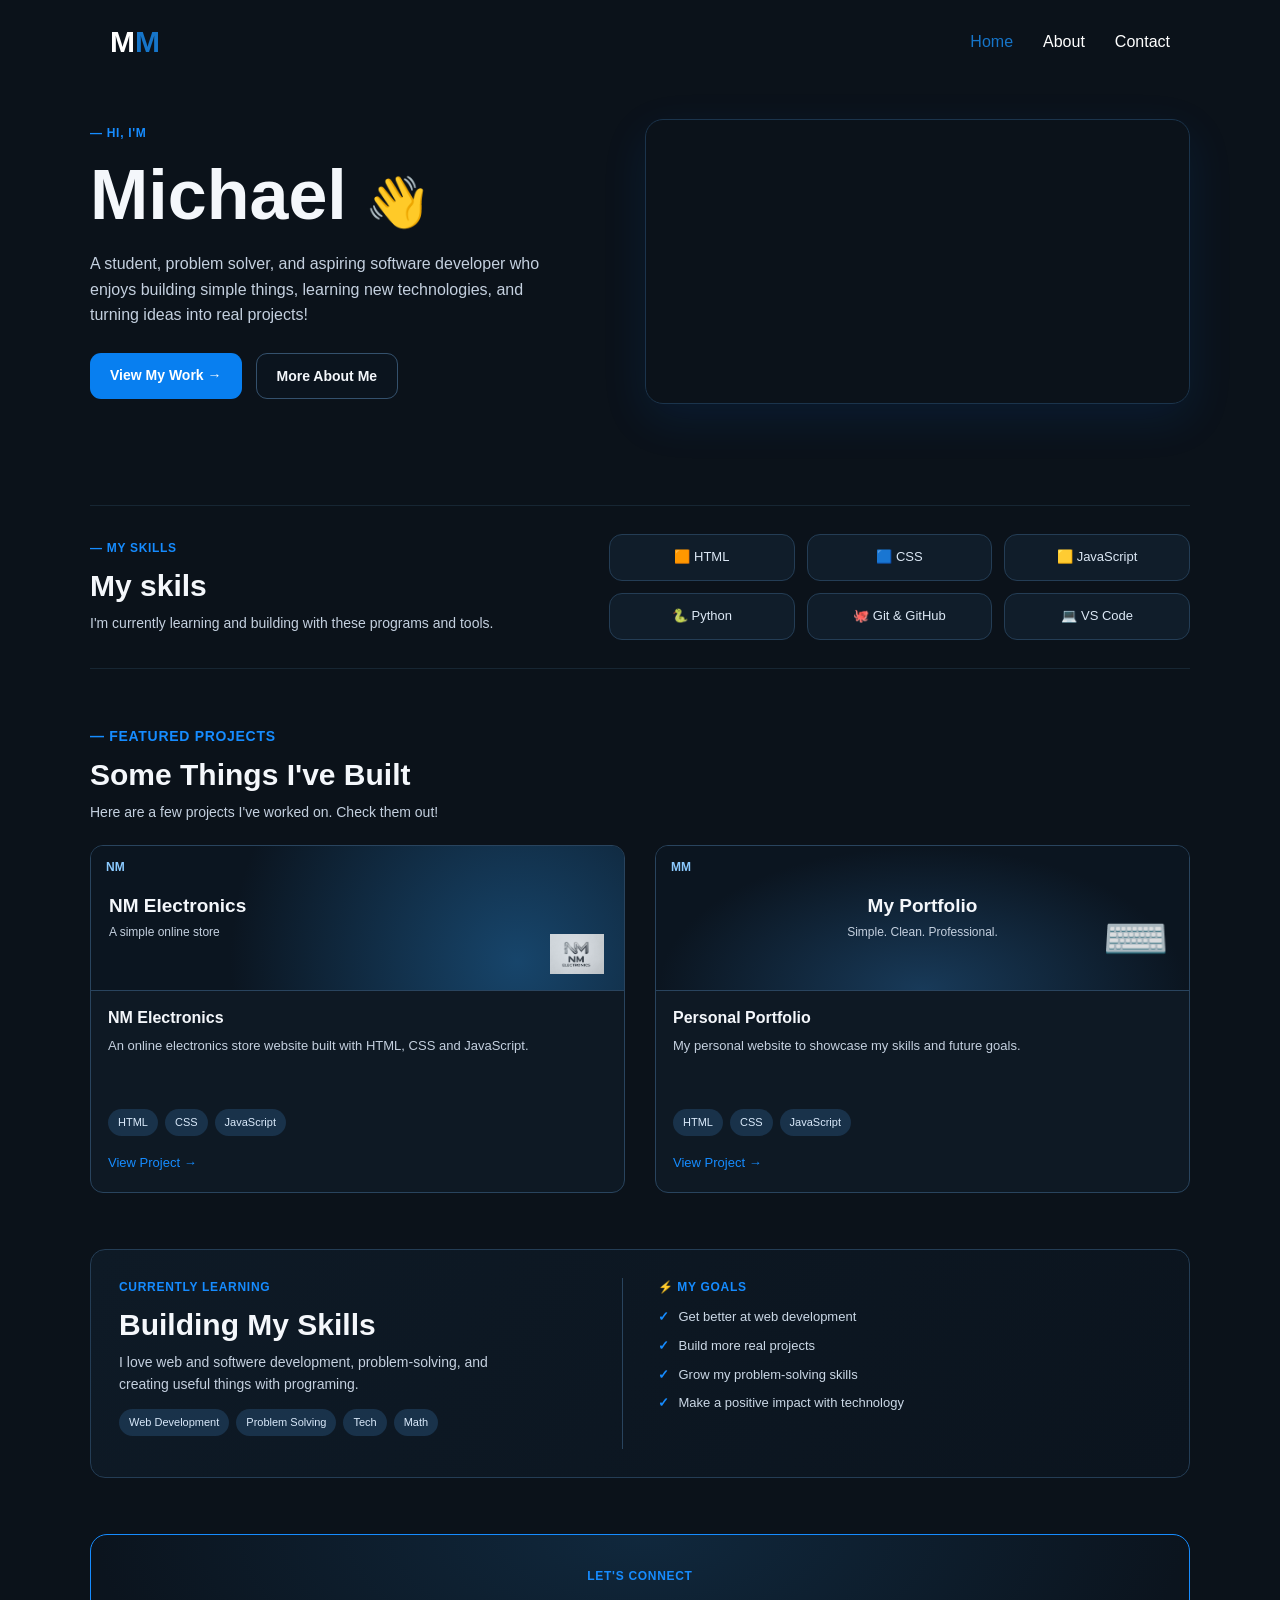
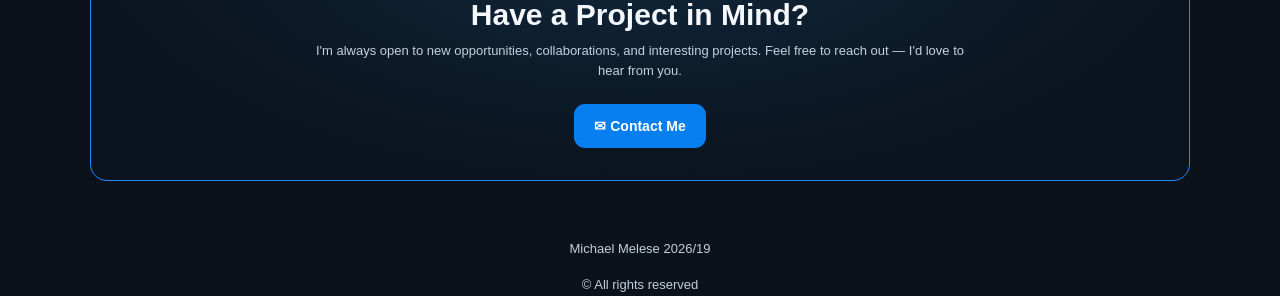
<file: index.html>
<!DOCTYPE html>
<html lang="en">
<head>
    <meta charset="UTF-8">
    <meta name="viewport" content="width=device-width, initial-scale=1.0">
    <title>Michael | Portfolio</title>
    <link rel="stylesheet" href="index.css">
</head>
<body>
    <header class="navbar">

        <a href="index.html" class="logo">M<span>M</span></a>

        <nav>
            <a href="index.html" class="active">Home</a>
            <a href="about.html">About</a>
            <a href="contact.html">Contact</a>
        </nav>

    </header>
    <main>
        <section class="hero" id="home">
            <div class="hero-text">
                <p class="eyebrow">— HI, I'M</p>
                <h1>Michael <span>👋</span></h1>

                <p class="intro">
                    A student, problem solver, and aspiring software
                    developer who enjoys building simple things,
                    learning new technologies, and turning ideas
                    into real projects!
                </p>

                <div class="hero-buttons">
                    <a href="#projects" class="button button-blue">
                        View My Work →
                    </a>

                    <a href="about.html" class="button button-outline">
                        More About Me
                    </a>
                </div>
            </div>

            <div class="hero-image"></div>
        </section>


        <section class="skills section">
            <div>
                <p class="eyebrow">— MY SKILLS</p>
                <h2>My skils</h2>
                <p>I'm currently learning and building with these
                   programs and tools.</p>
            </div>

            <div class="skill-list">
                <div class="skill">🟧 HTML</div>
                <div class="skill">🟦 CSS</div>
                <div class="skill">🟨 JavaScript</div>
                <div class="skill">🐍 Python</div>
                <div class="skill">🐙 Git &amp; GitHub</div>
                <div class="skill">💻 VS Code</div>
            </div>
        </section>
        
        <section class="projects section" id="projects">
            <div class="projects-heading">
                <div>
                    <p class="eyebrow">— FEATURED PROJECTS</p>
                    <h2>Some Things I've Built</h2>
                    <p>Here are a few projects I've worked on.
                       Check them out!</p>
                </div>
            </div>

            <div class="project-grid">

                <article class="project-card">
                    <div class="project-preview preview-store">
                        <span class="preview-logo">NM</span>
                        <div>
                            <h3>NM Electronics</h3>
                            <p>A simple online store</p>
                        </div>
                        <img class="preview-emoji project-logo" src="images/logo.jpeg" alt="NM Electronics logo">
                    </div>

                    <div class="project-info">
                        <h3>NM Electronics</h3>
                        <p>An online electronics store website built
                           with HTML, CSS and JavaScript.</p>

                        <div class="tags">
                            <span>HTML</span>
                            <span>CSS</span>
                            <span>JavaScript</span>
                        </div>

                        <a href="https://n-melectronics.vercel.app/" class="text-link">View Project →</a>
                    </div>
                </article>

                <article class="project-card">
                    <div class="project-preview preview-portfolio">
                        <span class="preview-logo">MM</span>
                        <div>
                            <h3>My Portfolio</h3>
                            <p>Simple. Clean. Professional.</p>
                        </div>
                        <span class="preview-emoji">⌨️</span>
                    </div>

                    <div class="project-info">
                        <h3>Personal Portfolio</h3>
                        <p>My personal website to showcase my skills
                           and future goals.</p>

                        <div class="tags">
                            <span>HTML</span>
                            <span>CSS</span>
                            <span>JavaScript</span>
                        </div>

                        <a href="#" class="text-link">View Project →</a>
                    </div>
                </article>
            </div>
        </section>

        <section class="about-panel section" id="about">
            <div class="about-part">
                <p class="eyebrow">CURRENTLY LEARNING</p>
                <h2>Building My Skills</h2>

                <p>
                    I love web and softwere development, problem-solving, and
                    creating useful things with programing.
                </p>

                <div class="tags">
                    <span>Web Development</span>
                    <span>Problem Solving</span>
                    <span>Tech</span>
                    <span>Math</span>
                </div>
            </div>

            <div class="goals-part">
                <p class="eyebrow">⚡ MY GOALS</p>

                <ul>
                    <li>Get better at web development</li>
                    <li>Build more real projects</li>
                    <li>Grow my problem-solving skills</li>
                    <li>Make a positive impact with technology</li>
                </ul>
            </div>
        </section>
        <section class="contact section" id="contact">
            <p class="eyebrow">LET'S CONNECT</p>
            <h2>Have a Project in Mind?</h2>

            <p>
                I'm always open to new opportunities, collaborations,
                and interesting projects. Feel free to reach out —
                I'd love to hear from you.
            </p>

            <a href="contact.html"
               class="button button-blue">
                ✉ Contact Me
            </a>
        </section>
    </main>
    <footer>
       <p>Michael Melese 2026/19</p>
       <p>© All rights reserved</p>
    </footer>
</body>
</html>
</file>
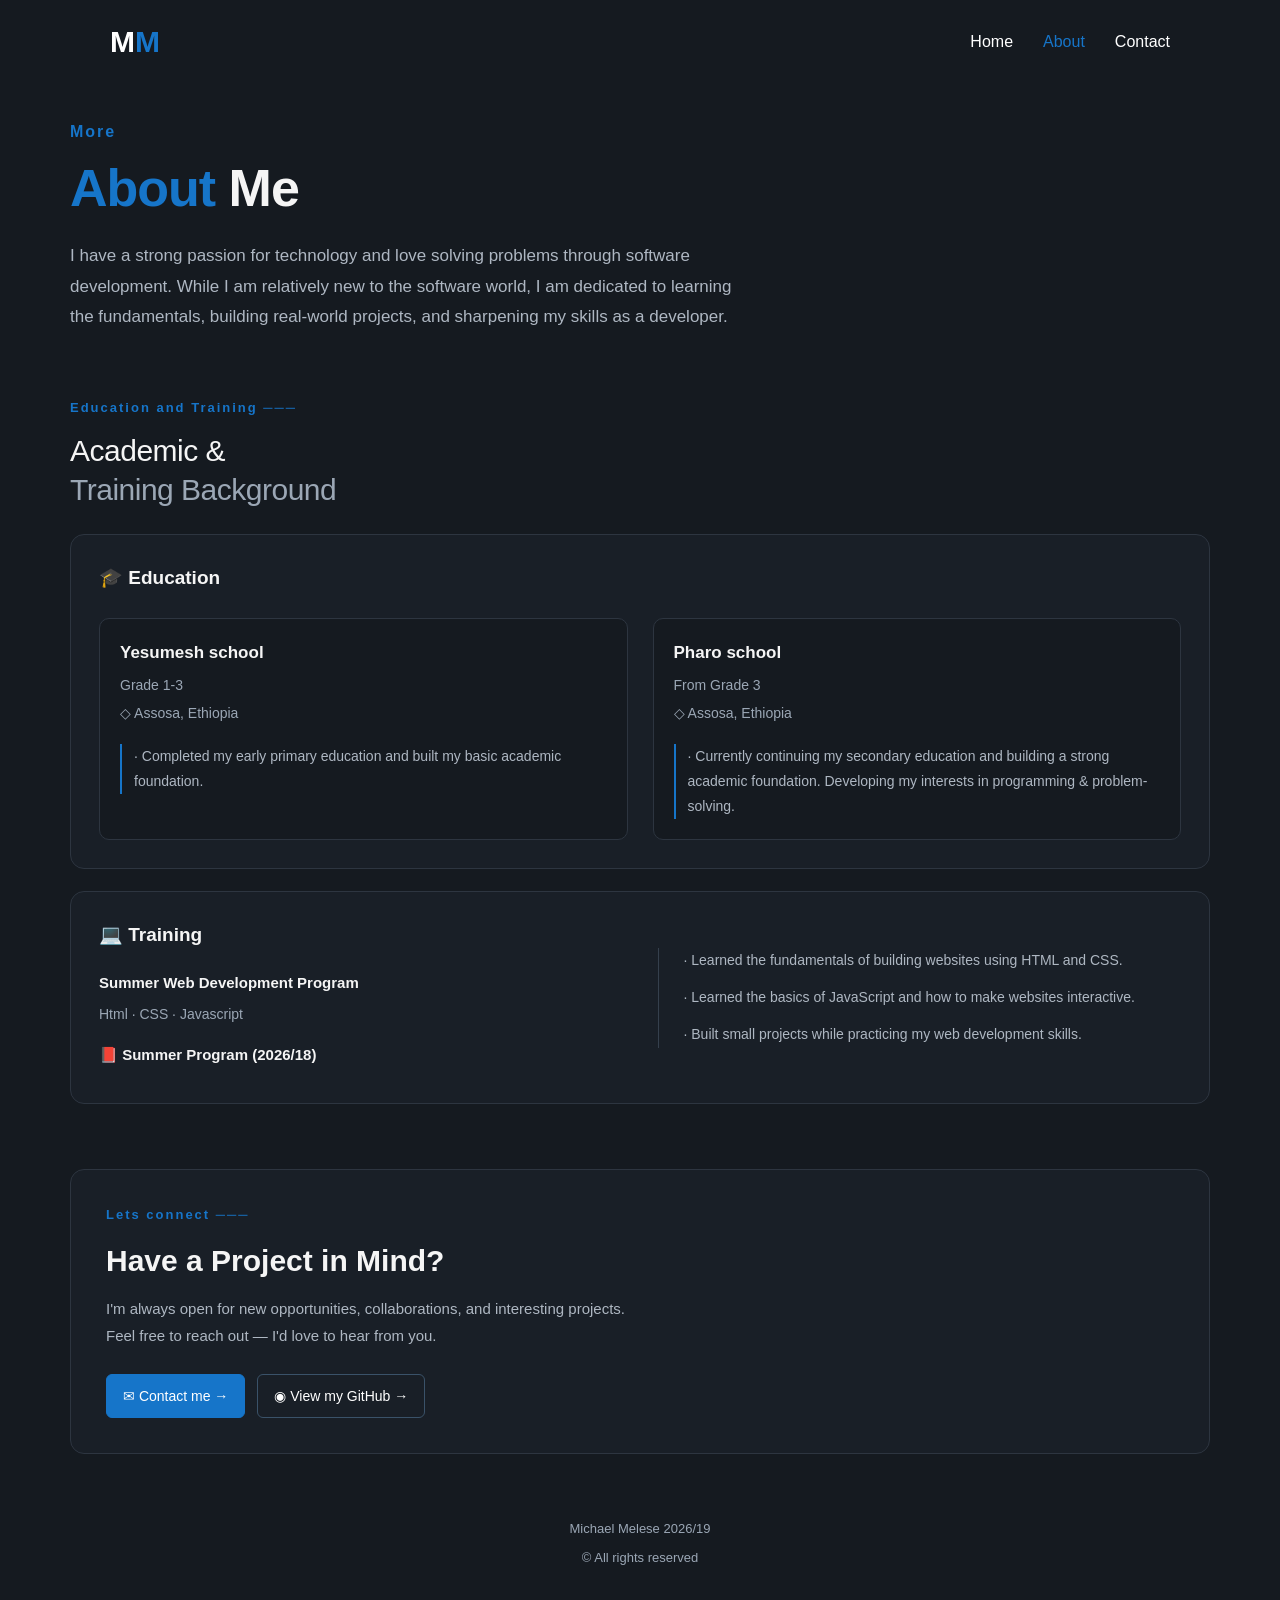
<file: about.html>
<!DOCTYPE html>
<html lang="en">
  <head>
    <meta charset="UTF-8">
    <meta name="viewport" content="width=device-width, initial-scale=1.0">
    <title>About Me</title>
    <link rel="stylesheet" href="about.css">
  </head>
  <body>
    <header class="navbar">
      <a href="index.html" class="logo">M<span>M</span></a>
      <nav>
        <a href="index.html">Home</a>
        <a href="about.html" class="active">About</a>
        <a href="contact.html">Contact</a>
      </nav>
    </header>
    <div class="page">
      <section class="about-header">
        <p class="more">More</p>
        <h1><strong>About</strong> Me</h1>
        <p class="intro">
          I have a strong passion for technology and love solving problems through software development.
          While I am relatively new to the software world, I am dedicated to learning the fundamentals,
          building real-world projects, and sharpening my skills as a developer.
        </p>
      </section>

      <section class="education-section">
        <p class="section-label">Education and Training ───</p>
        <h2>
          Academic &<br>
          <span>Training Background</span>
        </h2>

        <div class="card education-card">
          <h3>🎓 Education</h3>
          <div class="education-entry">
            <div class="card-left">
              <h4>Yesumesh school</h4>
              <p>Grade 1-3</p>
              <p>◇ Assosa, Ethiopia</p>
            </div>
            <p class="education-description">
              · Completed my early primary education and built my basic academic foundation.
            </p>
          </div>
          <div class="education-entry">
            <div class="card-left">
              <h4>Pharo school</h4>
              <p>From Grade 3</p>
              <p>◇ Assosa, Ethiopia</p>
            </div>
            <p class="education-description">
              · Currently continuing my secondary education and building a strong academic
              foundation. Developing my interests in programming & problem-solving.
            </p>
          </div>
        </div>

        <div class="card training-card">
          <div class="card-left">
            <h3>💻 Training</h3>
            <h4>Summer Web Development Program</h4>
            <p>Html · CSS · Javascript</p>
            <h4>📕 Summer Program (2026/18)</h4>
          </div>
          <div class="card-right">
            <p>· Learned the fundamentals of building websites using HTML and CSS.</p>
            <p>· Learned the basics of JavaScript and how to make websites interactive.</p>
            <p>· Built small projects while practicing my web development skills.</p>
          </div>
        </div>
      </section>

      <section class="connect">
        <p class="section-label">Lets connect ───</p>
        <h2>Have a Project in Mind?</h2>
        <p>
          I'm always open for new opportunities, collaborations, and interesting projects. Feel free to
          reach out — I'd love to hear from you.
        </p>
        <div class="buttons">
          <a href="contact.html" class="contact-btn"> ✉ Contact me → </a>
          <a class="github-btn" href="https://github.com/michaelmelese1">◉ View my GitHub →</a>
        </div>
      </section>

      <footer>
        <p>Michael Melese 2026/19</p>
        <p>© All rights reserved</p>
      </footer>
    </div>
  </body>
</html>
</file>
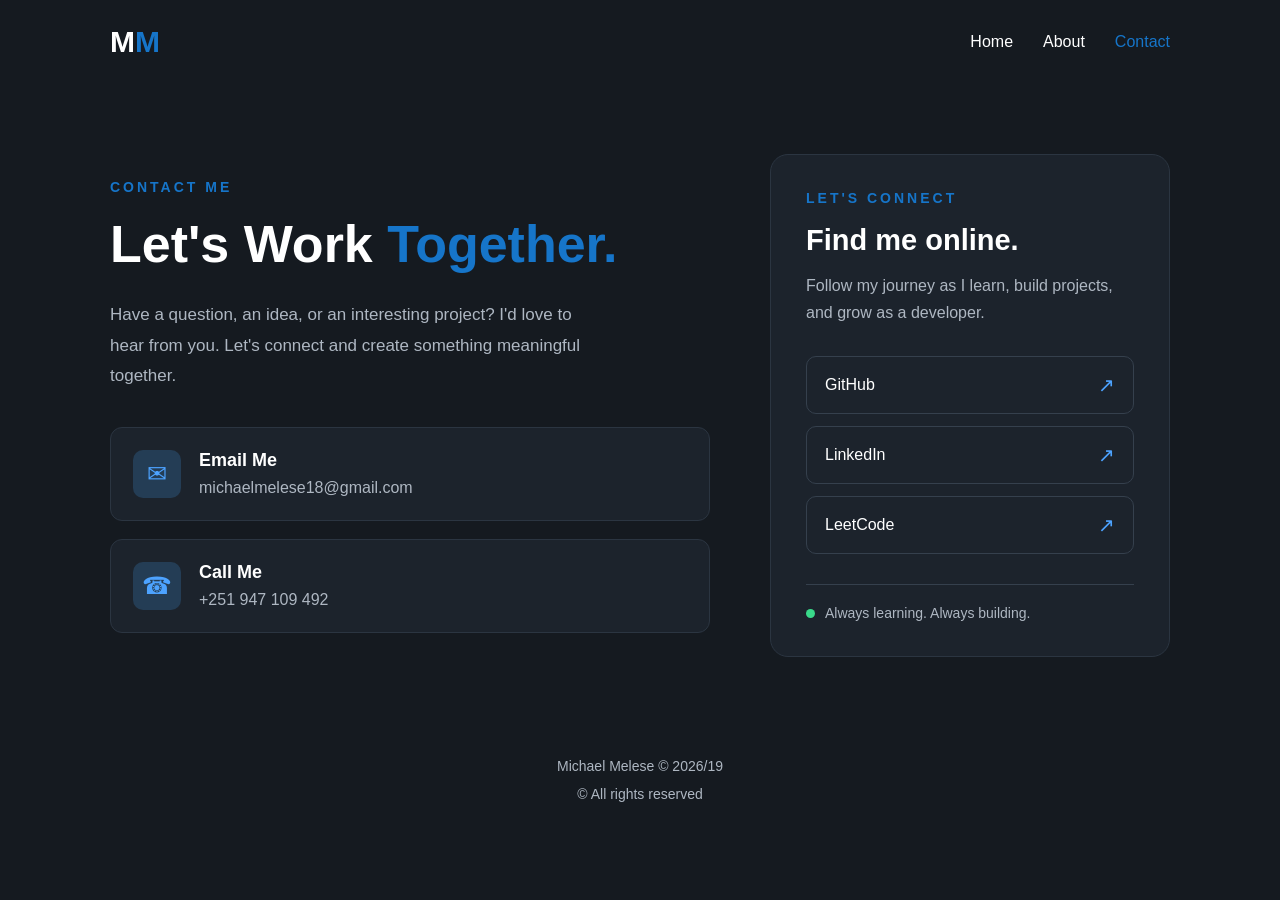
<file: contact.html>
<!DOCTYPE html>
<html lang="en">
<head>
    <meta charset="UTF-8">
    <meta name="viewport" content="width=device-width, initial-scale=1.0">

    <title>Contact | Michael Melese</title>

    <link rel="stylesheet" href="contact.css">
</head>

<body>
    <header class="navbar">

        <a href="index.html" class="logo">M<span>M</span></a>

        <nav>
            <a href="index.html">Home</a>
            <a href="about.html">About</a>
            <a href="contact.html" class="active">Contact</a>
        </nav>
    </header>
    <main class="contact-container">

        <section class="contact-info">

            <p class="section-label">CONTACT ME</p>

            <h1>Let's Work <span>Together.</span></h1>

            <p class="intro">
                Have a question, an idea, or an interesting project?
                I'd love to hear from you. Let's connect and create
                something meaningful together.
            </p>
            <div class="contact-details">
                <div class="contact-card">
                    <div class="card-icon">✉</div>
                    <div>
                        <h3>Email Me</h3>
                        <a href="mailto:michaelmelese18@gmail.com">
                            michaelmelese18@gmail.com
                        </a>
                    </div>
                </div>
                <div class="contact-card">
                    <div class="card-icon">☎</div>
                    <div>
                        <h3>Call Me</h3>
                        <a href="tel:+251947109492">
                            +251 947 109 492
                        </a>
                    </div>
                </div>
            </div>
        </section>
        <section class="connect-card">

            <div class="connect-top">
                <p class="section-label">LET'S CONNECT</p>
                <h2>Find me online.</h2>
                <p>
                    Follow my journey as I learn, build projects,
                    and grow as a developer.
                </p>
            </div>


            <div class="social-links">

                <a href="https://github.com/michaelmelese1"
                   target="_blank"
                   rel="noopener noreferrer">
                    GitHub <span>↗</span>
                </a>

                <a href="https://www.linkedin.com/in/michael-melese-122219375" target="_blank" rel="noopener noreferrer">
                    LinkedIn<span>↗</span>
                </a>

                <a href="https://leetcode.com/u/michaelmelese/" target="_blank" rel="noopener noreferrer">
                    LeetCode <span>↗</span>
                </a>
            </div>
            <div class="availability">
                <span class="status-dot"></span>
                Always learning. Always building.
            </div>

        </section>

    </main>


    <footer>

        <p>Michael Melese &copy; 2026/19</p>
        <p>© All rights reserved</p>

    </footer>

</body>
</html>
</file>
<file: index.css>
* {
    box-sizing: border-box;
    margin: 0;
    padding: 0;
}

html {
    scroll-behavior: smooth;
}

body {
    background: #0b121a;
    color: #f4f7fb;
    font-family: Arial, Helvetica, sans-serif;
    line-height: 1.6;
}
a {
    color: inherit;
    text-decoration: none;
}
p {
    color: #c4d0df;
}
main,
.footer {
    width: min(1100px, 90%);
    margin: 0 auto;
}
.navbar {
    width: 100%;
    max-width: 1100px;
    margin: 0 auto;
    padding: 25px 20px;

    display: flex;
    justify-content: space-between;
    align-items: center;
    line-height: normal;
}
.logo {
    font-size: 30px;
    font-weight: bold;
    color: white;
    text-decoration: none;
}
.logo span {
    color: #1675c9;
}
nav {
    display: flex;
    gap: 30px;
}
.navbar nav a {
    color: white;
    text-decoration: none;
    font-size: 16px;
    transition: color 0.3s;
}
.navbar nav a:hover,
.navbar nav a.active {
    color: #1675c9;
}
.text-link:hover {
    color: #78bdff;
}
.section {
    margin-top: 56px;
}
.eyebrow {
    color: #168cff;
    font-size: 12px;
    font-weight: bold;
    letter-spacing: 0.7px;
    margin-bottom: 10px;
}
h1, h2, h3 {
    line-height: 1.2;
}

h2 {
    font-size: clamp(23px, 3vw, 30px);
    margin-bottom: 8px;
}

.button {
    display: inline-block;
    padding: 11px 20px;
    border-radius: 11px;
    font-size: 14px;
    font-weight: bold;
    transition: transform 0.2s, background 0.2s;
}

.button:hover {
    transform: translateY(-2px);
}

.button-blue {
    background: #087ff0;
    color: white;
}

.button-blue:hover {
    background: #2494ff;
}

.button-outline {
    border: 1px solid #34516d;
    background: #0b141e;
}

.button-outline:hover {
    background: #172638;
}

.text-link {
    color: #168cff;
    font-size: 13px;
    white-space: nowrap;
}

.hero {
    min-height: 350px;
    display: grid;
    grid-template-columns: 1fr 1.05fr;
    align-items: center;
    gap: 35px;
    padding: 35px 0 45px;
}

.hero-text {
    max-width: 470px;
}

.hero h1 {
    font-size: clamp(48px, 6vw, 70px);
    margin-bottom: 14px;
}

.hero h1 span {
    font-size: 0.7em;
}

.intro {
    font-size: 16px;
    max-width: 470px;
}

.hero-buttons {
    display: flex;
    flex-wrap: wrap;
    gap: 14px;
    margin-top: 25px;
}

.hero-image {
    min-height: 285px;
    width: 100%;
    border-radius: 18px;
    background-image: url(
        "https://images.unsplash.com/photo-1498050108023-c5249f4df085?auto=format&fit=crop&w=1200&q=85"
    );
    background-size: cover;
    background-position: center;
    border: 1px solid #1b344c;
    box-shadow: 0 15px 45px rgba(0, 95, 210, 0.12);
}

.skills {
    display: grid;
    grid-template-columns: 1fr 1.2fr;
    align-items: center;
    gap: 35px;
    padding: 28px 0;
    border-top: 1px solid #172633;
    border-bottom: 1px solid #172633;
}

.skills p:not(.eyebrow) {
    font-size: 14px;
}

.skill-list {
    display: grid;
    grid-template-columns: repeat(3, minmax(0, 1fr));
    gap: 12px;
}

.skill {
    padding: 12px 10px;
    text-align: center;
    background: #101d2a;
    border: 1px solid #243d55;
    border-radius: 13px;
    color: #dce8f5;
    font-size: 13px;
}

.projects-heading {
    display: flex;
    justify-content: space-between;
    align-items: end;
    gap: 20px;
    margin-bottom: 22px;
}

.projects-heading p {
    font-size: 14px;
}

.projects-heading .text-link {
    margin-bottom: 7px;
}

.project-grid {
    display: grid;
    grid-template-columns: repeat(2, minmax(0, 1fr));
    gap: 30px;
}

.project-card {
    overflow: hidden;
    background: #0e1924;
    border: 1px solid #29445e;
    border-radius: 13px;
    transition: transform 0.2s, border-color 0.2s;
}

.project-card:hover {
    transform: translateY(-4px);
    border-color: #168cff;
}

.project-preview {
    min-height: 145px;
    padding: 18px;
    position: relative;
    display: flex;
    flex-direction: column;
    justify-content: center;
    overflow: hidden;
    border-bottom: 1px solid #29445e;
}

.project-preview h3 {
    font-size: 19px;
    margin-bottom: 5px;
}

.project-preview p {
    font-size: 12px;
}

.preview-logo {
    position: absolute;
    top: 12px;
    left: 15px;
    color: #8bcaff;
    font-size: 12px;
    font-weight: bold;
}

.preview-emoji {
    position: absolute;
    right: 20px;
    bottom: 9px;
    font-size: 54px;
    opacity: 0.85;
}

.project-logo {
    width: 54px;
    height: 54px;
    object-fit: contain;
}

.preview-store {
    background: radial-gradient(circle at 80% 80%, #17456b, #0b1520 65%);
}

.preview-portfolio {
    align-items: center;
    text-align: center;
    background: radial-gradient(ellipse at bottom, #183a59, #0b1520 70%);
}

.preview-game {
    align-items: center;
    text-align: center;
    background: radial-gradient(circle at center, #152e49, #0b1520 75%);
}

.game-icons {
    display: flex;
    gap: 12px;
    margin-top: 14px;
}

.game-icons span {
    display: grid;
    place-items: center;
    width: 39px;
    height: 39px;
    background: #102a41;
    border: 1px solid #28608b;
    border-radius: 9px;
    font-size: 21px;
}

.project-info {
    padding: 17px;
}

.project-info h3 {
    font-size: 16px;
    margin-bottom: 8px;
}

.project-info p {
    font-size: 13px;
    min-height: 60px;
}

.tags {
    display: flex;
    flex-wrap: wrap;
    gap: 7px;
    margin: 13px 0;
}

.tags span {
    padding: 5px 10px;
    border-radius: 20px;
    background: #19324a;
    color: #d9e9fa;
    font-size: 11px;
}

.about-panel {
    display: grid;
    grid-template-columns: 1fr 1fr;
    gap: 35px;
    padding: 28px;
    border: 1px solid #243d55;
    border-radius: 15px;
    background: linear-gradient(120deg, #0e1a26, #0b141e);
}

.about-part {
    padding-right: 25px;
    border-right: 1px solid #29445e;
}

.about-part p:not(.eyebrow) {
    max-width: 390px;
    font-size: 14px;
}

.big-tags {
    margin-bottom: 0;
}

.goals-part ul {
    list-style: none;
    margin-top: 10px;
}

.goals-part li {
    color: #cbd8e6;
    font-size: 13px;
    margin-bottom: 8px;
}

.goals-part li::before {
    content: "✓";
    color: #168cff;
    font-weight: bold;
    margin-right: 10px;
}

.contact {
    text-align: center;
    padding: 32px 20px;
    border: 1px solid #168cff;
    border-radius: 17px;
    background: radial-gradient(ellipse at top, #10283d, #0b141e 70%);
}

.contact p:not(.eyebrow) {
    font-size: 13px;
    max-width: 650px;
    margin: 0 auto 20px;
}

.contact .button {
    margin-top: 2px;
}

.footer {
    text-align: center;
    padding: 28px 0 20px;
}

.social-links {
    display: flex;
    justify-content: center;
    gap: 14px;
    margin-bottom: 16px;
}

.social-links a {
    display: grid;
    place-items: center;
    width: 42px;
    height: 42px;
    border: 1px solid #29445e;
    border-radius: 50%;
    color: #eaf4ff;
    font-weight: bold;
    transition: background 0.2s, border-color 0.2s;
}

.social-links a:hover {
    background: #12304b;
    border-color: #168cff;
}

footer {
    width: 100%;
    text-align: center;
    margin-top: 58px;
}
footer p {
    font-size: 13px;
    margin-top: 15px;
}

@media (max-width: 850px) {
    .hero {
        grid-template-columns: 1fr 0.9fr;
        gap: 22px;
    }

    .hero h1 {
        font-size: 50px;
    }

    .skill-list {
        grid-template-columns: repeat(2, minmax(0, 1fr));
    }

    .project-grid {
        grid-template-columns: repeat(2, minmax(0, 1fr));
    }

}

@media (max-width: 600px) {
    main,
    .footer {
        width: 92%;
    }

    .hero {
        grid-template-columns: 1fr;
        gap: 25px;
        padding-top: 28px;
    }

    .hero h1 {
        font-size: 48px;
    }

    .hero-image {
        min-height: 220px;
    }

    .section {
        margin-top: 38px;
    }

    .skills {
        grid-template-columns: 1fr;
        gap: 20px;
    }

    .projects-heading {
        align-items: start;
        flex-direction: column;
    }

    .project-grid {
        grid-template-columns: 1fr;
    }

    .project-card:last-child {
        grid-column: auto;
    }
    .project-info p {
        min-height: 0;
    }
    .about-panel {
        grid-template-columns: 1fr;
        gap: 22px;
        padding: 22px;
    }
    .about-part {
        padding-right: 0;
        padding-bottom: 20px;
        border-right: none;
        border-bottom: 1px solid #29445e;
    }
    .contact {
        padding: 28px 16px;
    }
}
@media (max-width: 480px) {
    .navbar {
        padding: 20px;
    }

    .logo {
        font-size: 25px;
    }

    .navbar nav {
        gap: 15px;
    }

    .navbar nav a {
        font-size: 14px;
    }
}
@media (max-width: 360px) {
    .hero h1 {
        font-size: 40px;
    }

    .hero-buttons {
        flex-direction: column;
        align-items: stretch;
    }

    .hero-buttons .button {
        text-align: center;
    }
}
</file>
<file: about.css>
/* =========================
   1. BASIC SETTINGS
========================= */

* {
    margin: 0;
    padding: 0;
    box-sizing: border-box;
}

html {
    scroll-behavior: smooth;
}

body {
    min-height: 100vh;
    background-color: #151A20;
    color: #f5f5f5;
    font-family: Arial, sans-serif;
    font-size: 16px;
    line-height: 1.6;
}

a {
    color: inherit;
    text-decoration: none;
}

p {
    color: #c4d0df;
}

.page {
    width: 100%;
    max-width: 1200px;
    min-height: 100vh;
    margin: 0 auto;
    padding: 35px 30px;
}


/* =========================
   2. NAVBAR
========================= */

.navbar {
    width: 100%;
    max-width: 1100px;
    margin: 0 auto;
    padding: 25px 20px;

    display: flex;
    justify-content: space-between;
    align-items: center;
    line-height: normal;
}

.logo {
    font-size: 30px;
    font-weight: bold;
    color: white;
    text-decoration: none;
}

.logo span {
    color: #1675c9;
}

nav {
    display: flex;
    gap: 30px;
}

.navbar nav a {
    color: white;
    text-decoration: none;
    font-size: 16px;
    transition: color 0.3s;
}

.navbar nav a:hover,
.navbar nav a.active {
    color: #1675c9;
}


/* =========================
   3. ABOUT INTRODUCTION
========================= */

.about-header {
    max-width: 760px;
    margin-bottom: 65px;
}

.more {
    color: #1675c9;
    font-size: 16px;
    font-weight: bold;
    letter-spacing: 2px;
    margin-bottom: 12px;
}

.about-header h1 {
    font-size: clamp(36px, 5vw, 52px);
    line-height: 1.2;
    margin-bottom: 22px;
    letter-spacing: -1px;
}

.about-header h1 strong {
    color: #1675c9;
}

.intro {
    max-width: 680px;
    color: #aeb7c2;
    font-size: 17px;
    font-weight: normal;
    line-height: 1.8;
}


/* =========================
   4. EDUCATION SECTION
========================= */

.education-section {
    width: 100%;
    margin-bottom: 65px;
}

.section-label {
    color: #1675c9;
    font-size: 13px;
    font-weight: bold;
    letter-spacing: 2px;
    margin-bottom: 12px;
}

.education-section > h2 {
    font-size: 30px;
    font-weight: normal;
    line-height: 1.3;
    margin-bottom: 25px;
    letter-spacing: -0.5px;
}

.education-section > h2 span {
    margin-left: 0;
    color: #9ba7b5;
}


/* =========================
   5. GENERAL CARDS
========================= */

.card {
    width: 100%;
    padding: 28px;
    border: 1px solid #2d3540;
    border-radius: 14px;
    background-color: #191f27;

    transition: border-color 0.3s;
}

.card:hover {
    border-color: #45627e;
}

.card h3 {
    font-size: 19px;
    font-weight: 600;
    margin-bottom: 22px;
}

.card-left h4 {
    font-size: 15px;
    font-weight: 600;
    margin: 0 0 6px;
}

.card-left p {
    color: #9ba7b5;
    font-size: 14px;
    margin-bottom: 5px;
}


/* =========================
   6. EDUCATION CARDS
========================= */

.education-card {
    display: grid;
    grid-template-columns: repeat(2, minmax(0, 1fr));
    gap: 25px;
}

.education-card > h3 {
    grid-column: 1 / -1;
    margin-bottom: 0;
}

.education-entry {
    display: flex;
    flex-direction: column;
    gap: 15px;

    padding: 20px;
    border: 1px solid #2d3540;
    border-radius: 10px;
    background-color: #151a20;
}

.card-left {
    min-width: 0;
}

.education-entry .card-left h4 {
    font-size: 17px;
    margin-bottom: 8px;
}

.education-description {
    border-left: 2px solid #1675c9;
    padding-left: 12px;
    margin: 0;

    color: #aeb7c2;
    font-size: 14px;
    line-height: 1.8;
}


/* =========================
   7. TRAINING CARD
========================= */

.training-card {
    margin-top: 22px;

    display: grid;
    grid-template-columns: 1fr 1fr;
    gap: 35px;
    align-items: center;
}

.training-card .card-left h3 {
    margin-bottom: 20px;
}

.training-card .card-left h4 {
    margin-bottom: 8px;
}

.training-card .card-left p {
    margin-bottom: 18px;
}

.card-right {
    border-left: 1px solid #35404d;
    padding-left: 25px;
}

.card-right p {
    color: #aeb7c2;
    font-size: 14px;
    line-height: 1.8;
    margin-bottom: 12px;
}

.card-right p:last-child {
    margin-bottom: 0;
}


/* =========================
   8. CONTACT SECTION
========================= */

.connect {
    width: 100%;
    padding: 35px;
    margin-top: 50px;

    background-color: #191f27;
    border: 1px solid #2d3540;
    border-radius: 14px;
}

.connect .section-label {
    margin-bottom: 15px;
}

.connect h2 {
    font-size: 30px;
    font-weight: 600;
    line-height: 1.3;
    margin-bottom: 15px;
}

.connect > p:not(.section-label) {
    max-width: 520px;
    color: #aeb7c2;
    font-size: 15px;
    line-height: 1.8;
}


/* CONTACT BUTTONS */

.buttons {
    display: flex;
    flex-wrap: wrap;
    gap: 12px;
    margin-top: 25px;
}

.buttons a {
    display: inline-block;
    padding: 10px 16px;
    border-radius: 6px;

    font-size: 14px;
    text-align: center;

    transition: background-color 0.3s,
                border-color 0.3s,
                transform 0.3s;
}

.contact-btn {
    background-color: #1675c9;
    color: white;
    border: 1px solid #1675c9;
}

.contact-btn:hover {
    background-color: #0e5fa8;
    transform: translateY(-2px);
}

.github-btn {
    border: 1px solid #3a5269;
    color: white;
}

.github-btn:hover {
    background-color: #243d55;
    border-color: #1675c9;
    transform: translateY(-2px);
}


/* =========================
   9. FOOTER
========================= */

footer {
    width: 100%;
    text-align: center;
    margin-top: 55px;
    padding: 10px 0;
}

footer p {
    color: #9ba7b5;
    font-size: 13px;
    margin-bottom: 8px;
}


/* =========================
   10. TABLET RESPONSIVENESS
========================= */

@media (max-width: 768px) {

    .page {
        padding: 30px 24px;
    }

    .about-header {
        margin-bottom: 45px;
    }

    .education-section {
        margin-bottom: 45px;
    }

    .education-card {
        gap: 15px;
    }

    .card {
        padding: 22px;
    }

    .education-entry {
        padding: 16px;
    }

    .training-card {
        gap: 22px;
    }

    .card-right {
        padding-left: 18px;
    }

    .connect {
        margin-top: 35px;
        padding: 28px;
    }
}


/* =========================
   11. MOBILE RESPONSIVENESS
========================= */

@media (max-width: 550px) {

    .page {
        padding: 25px 18px;
    }

    .about-header {
        margin-bottom: 40px;
    }

    .about-header h1 {
        font-size: 36px;
    }

    .intro {
        font-size: 15px;
        line-height: 1.8;
    }

    .education-section {
        margin-bottom: 40px;
    }

    .education-section > h2 {
        font-size: 26px;
    }

    .card {
        padding: 18px;
        border-radius: 12px;
    }

    .education-card {
        grid-template-columns: 1fr;
        gap: 15px;
    }

    .education-card > h3 {
        grid-column: auto;
    }

    .education-entry {
        padding: 18px;
    }

    .training-card {
        grid-template-columns: 1fr;
        gap: 15px;
        margin-top: 18px;
    }

    .card-right {
        border-left: none;
        border-top: 1px solid #35404d;
        padding: 18px 0 0;
    }

    .connect {
        margin-top: 30px;
        padding: 23px 20px;
    }

    .connect h2 {
        font-size: 25px;
    }

    .connect > p:not(.section-label) {
        font-size: 14px;
    }

    .buttons {
        gap: 10px;
    }

    .buttons a {
        padding: 10px 12px;
        font-size: 13px;
    }

    footer {
        margin-top: 35px;
    }
}


@media (max-width: 480px) {
    .navbar {
        padding: 20px;
    }

    .logo {
        font-size: 25px;
    }

    .navbar nav {
        gap: 15px;
    }

    .navbar nav a {
        font-size: 14px;
    }
}


/* =========================
   12. VERY SMALL PHONES
========================= */

@media (max-width: 360px) {

    .page {
        padding-right: 12px;
        padding-left: 12px;
    }

    .about-header h1 {
        font-size: 32px;
    }

    .buttons {
        flex-direction: column;
    }

    .buttons a {
        width: 100%;
    }
}
</file>
<file: contact.css>
* {
    margin: 0;
    padding: 0;
    box-sizing: border-box;
}
body {
    font-family: Arial, sans-serif;
    background-color: #151A20;
    color: white;
    /* min-height: 100vh; */
}
.navbar {
    width: 100%;
    max-width: 1100px;
    margin: 0 auto;
    padding: 25px 20px;

    display: flex;
    justify-content: space-between;
    align-items: center;
}

.logo {
    font-size: 30px;
    font-weight: bold;
    color: white;
    text-decoration: none;
}

.logo span {
    color: #1675c9;
}

nav {
    display: flex;
    gap: 30px;
}

nav a {
    color: white;
    text-decoration: none;
    font-size: 16px;
    transition: color 0.3s;
}

nav a:hover,
nav a.active {
    color: #1675c9;
}

.contact-container {
    width: 100%;
    max-width: 1100px;
    margin: auto;
    padding: 70px 20px;

    display: grid;
    grid-template-columns: 1.2fr 0.8fr;
    gap: 60px;
    align-items: center;
}

.section-label {
    color: #1675c9;
    font-size: 14px;
    font-weight: bold;
    letter-spacing: 3px;
    margin-bottom: 18px;
}

.contact-info h1 {
    font-size: 52px;
    line-height: 1.2;
    margin-bottom: 25px;
}

.contact-info h1 span {
    color: #1675c9;
}

.intro {
    color: #aeb7c2;
    font-size: 17px;
    line-height: 1.8;
    max-width: 500px;
    margin-bottom: 35px;
}


.contact-details {
    display: flex;
    flex-direction: column;
    gap: 18px;
}

.contact-card {
    display: flex;
    align-items: center;
    gap: 18px;

    padding: 22px;
    background-color: #1c232c;
    border: 1px solid #2b3541;
    border-radius: 12px;

    transition: transform 0.3s, border-color 0.3s;
}

.contact-card:hover {
    transform: translateY(-4px);
    border-color: #1675c9;
}
.card-icon {
    width: 48px;
    height: 48px;
    border-radius: 10px;

    background-color: #243d55;
    color: #4da3ff;

    display: flex;
    justify-content: center;
    align-items: center;

    font-size: 24px;
    flex-shrink: 0;
}
.contact-card h3 {
    font-size: 18px;
    margin-bottom: 8px;
}

.contact-card a {
    color: #aeb7c2;
    text-decoration: none;
    overflow-wrap: anywhere;
}

.contact-card a:hover {
    color: #4da3ff;
}


.connect-card {
    padding: 35px;
    background-color: #1c232c;
    border: 1px solid #2b3541;
    border-radius: 18px;
}

.connect-top h2 {
    font-size: 29px;
    margin-bottom: 15px;
}

.connect-top > p:last-child {
    color: #aeb7c2;
    font-size: 16px;
    line-height: 1.7;
}


.social-links {
    display: flex;
    flex-direction: column;
    gap: 12px;
    margin: 30px 0;
}

.social-links a {
    display: flex;
    justify-content: space-between;
    align-items: center;
    padding: 16px 18px;
    border: 1px solid #35404d;
    border-radius: 10px;
    color: white;
    text-decoration: none;
    transition: background-color 0.3s,border-color 0.3s,transform 0.3s;
}

.social-links a:hover {
    background-color: #243d55;
    border-color: #1675c9;
    /* transform: translateX(5px); */
}

.social-links a span {
    color: #4da3ff;
    font-size: 20px;
}


.availability {
    display: flex;
    align-items: center;
    gap: 10px;
    padding-top: 20px;
    border-top: 1px solid #35404d;
    color: #aeb7c2;
    font-size: 14px;
}

.status-dot {
    width: 9px;
    height: 9px;
    border-radius: 50%;
    background-color: #39d98a;
    flex-shrink: 0;
}


footer {
    text-align: center;
    padding: 25px 15px;
    color: #aeb7c2;
    font-size: 14px;
    line-height: 2;
}


@media (max-width: 850px) {

    .contact-container {
        grid-template-columns: 1fr;
        gap: 40px;
        padding-top: 45px;
        padding-bottom: 50px;
    }

    .contact-info h1 {
        font-size: 44px;
    }

    .intro {
        max-width: 600px;
    }

    .connect-card {
        padding: 30px;
    }
}


@media (max-width: 480px) {

    .navbar {
        padding: 20px;
    }

    .logo {
        font-size: 25px;
    }

    nav {
        gap: 15px;
    }

    nav a {
        font-size: 14px;
    }

    .contact-container {
        padding: 35px 20px;
        gap: 30px;
    }

    .contact-info h1 {
        font-size: 36px;
    }

    .intro {
        font-size: 15px;
        line-height: 1.7;
    }

    .contact-card {
        padding: 16px;
        gap: 12px;
    }

    .contact-card h3 {
        font-size: 16px;
    }

    .contact-card a {
        font-size: 14px;
    }

    .card-icon {
        width: 42px;
        height: 42px;
        font-size: 21px;
    }

    .connect-card {
        padding: 22px;
    }

    .connect-top h2 {
        font-size: 25px;
    }

    .social-links a {
        padding: 14px;
    }

    footer {
        font-size: 12px;
    }
}
```
</file>
